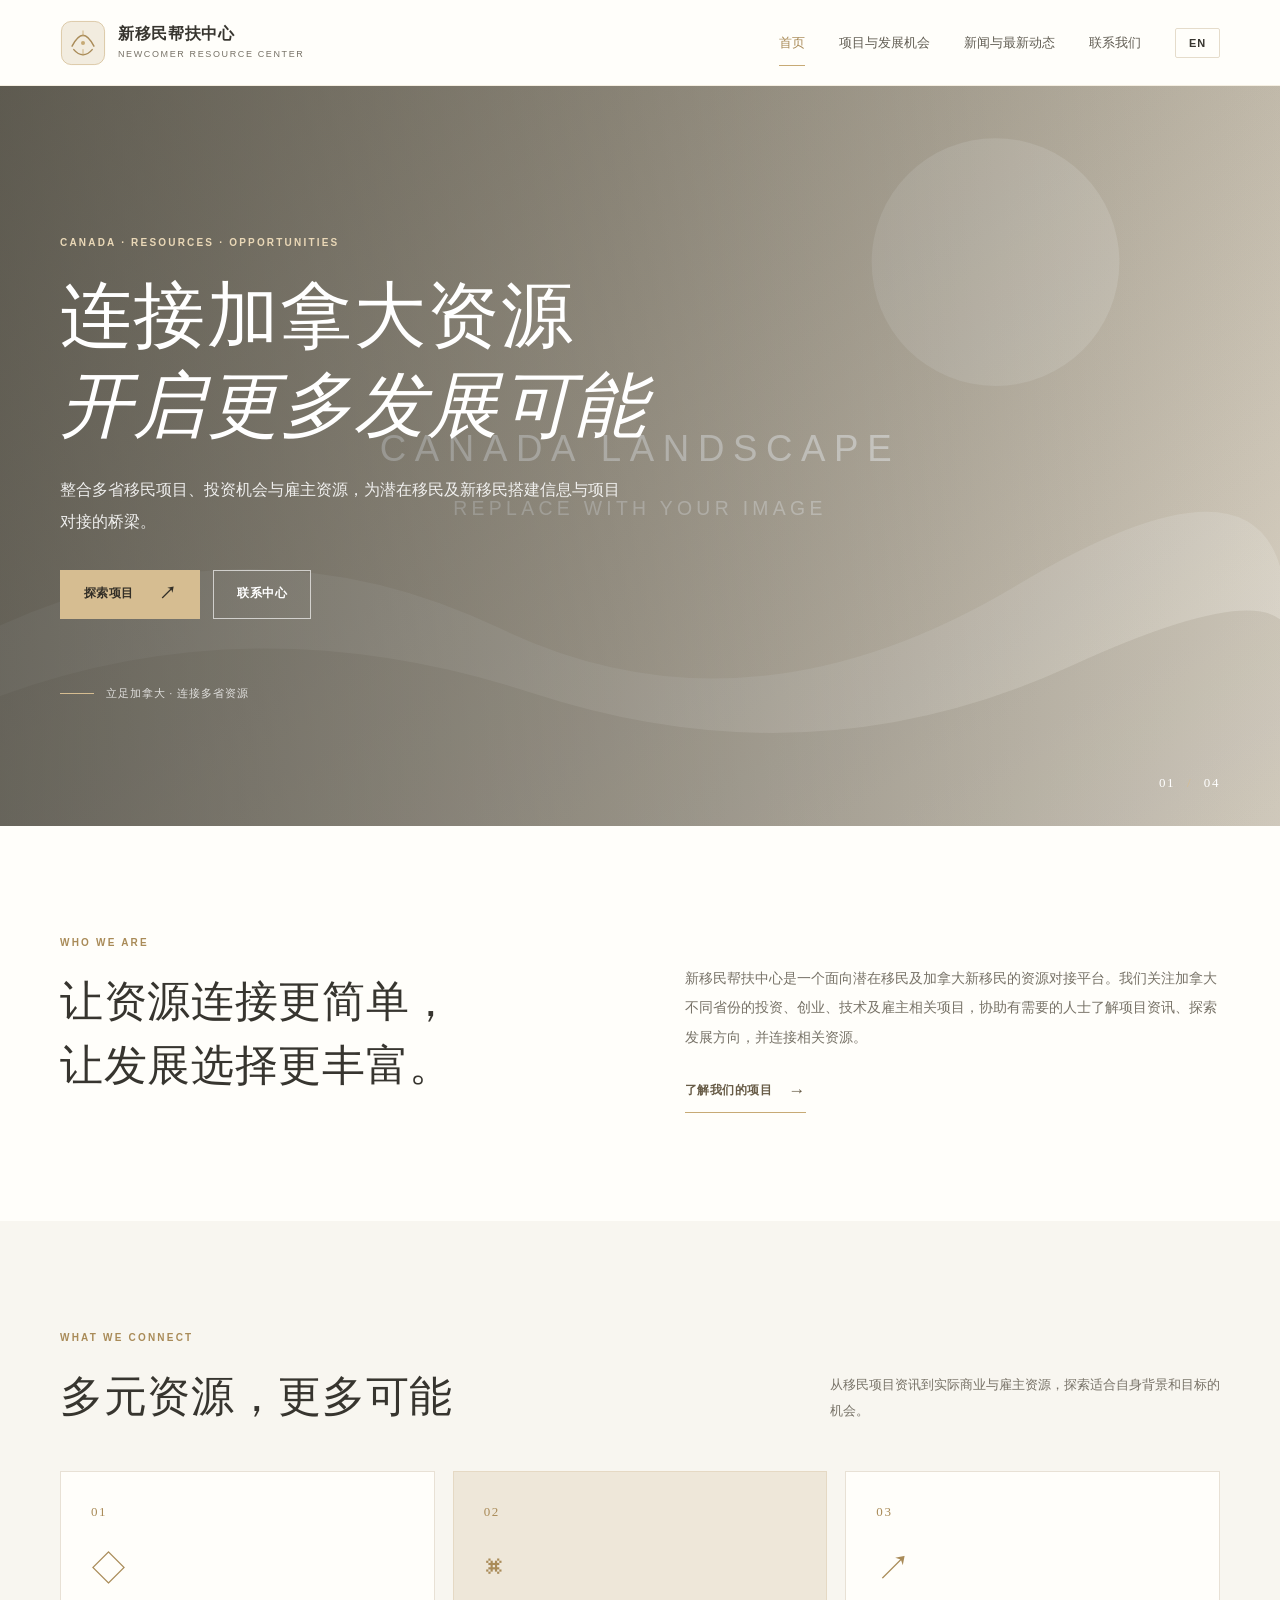
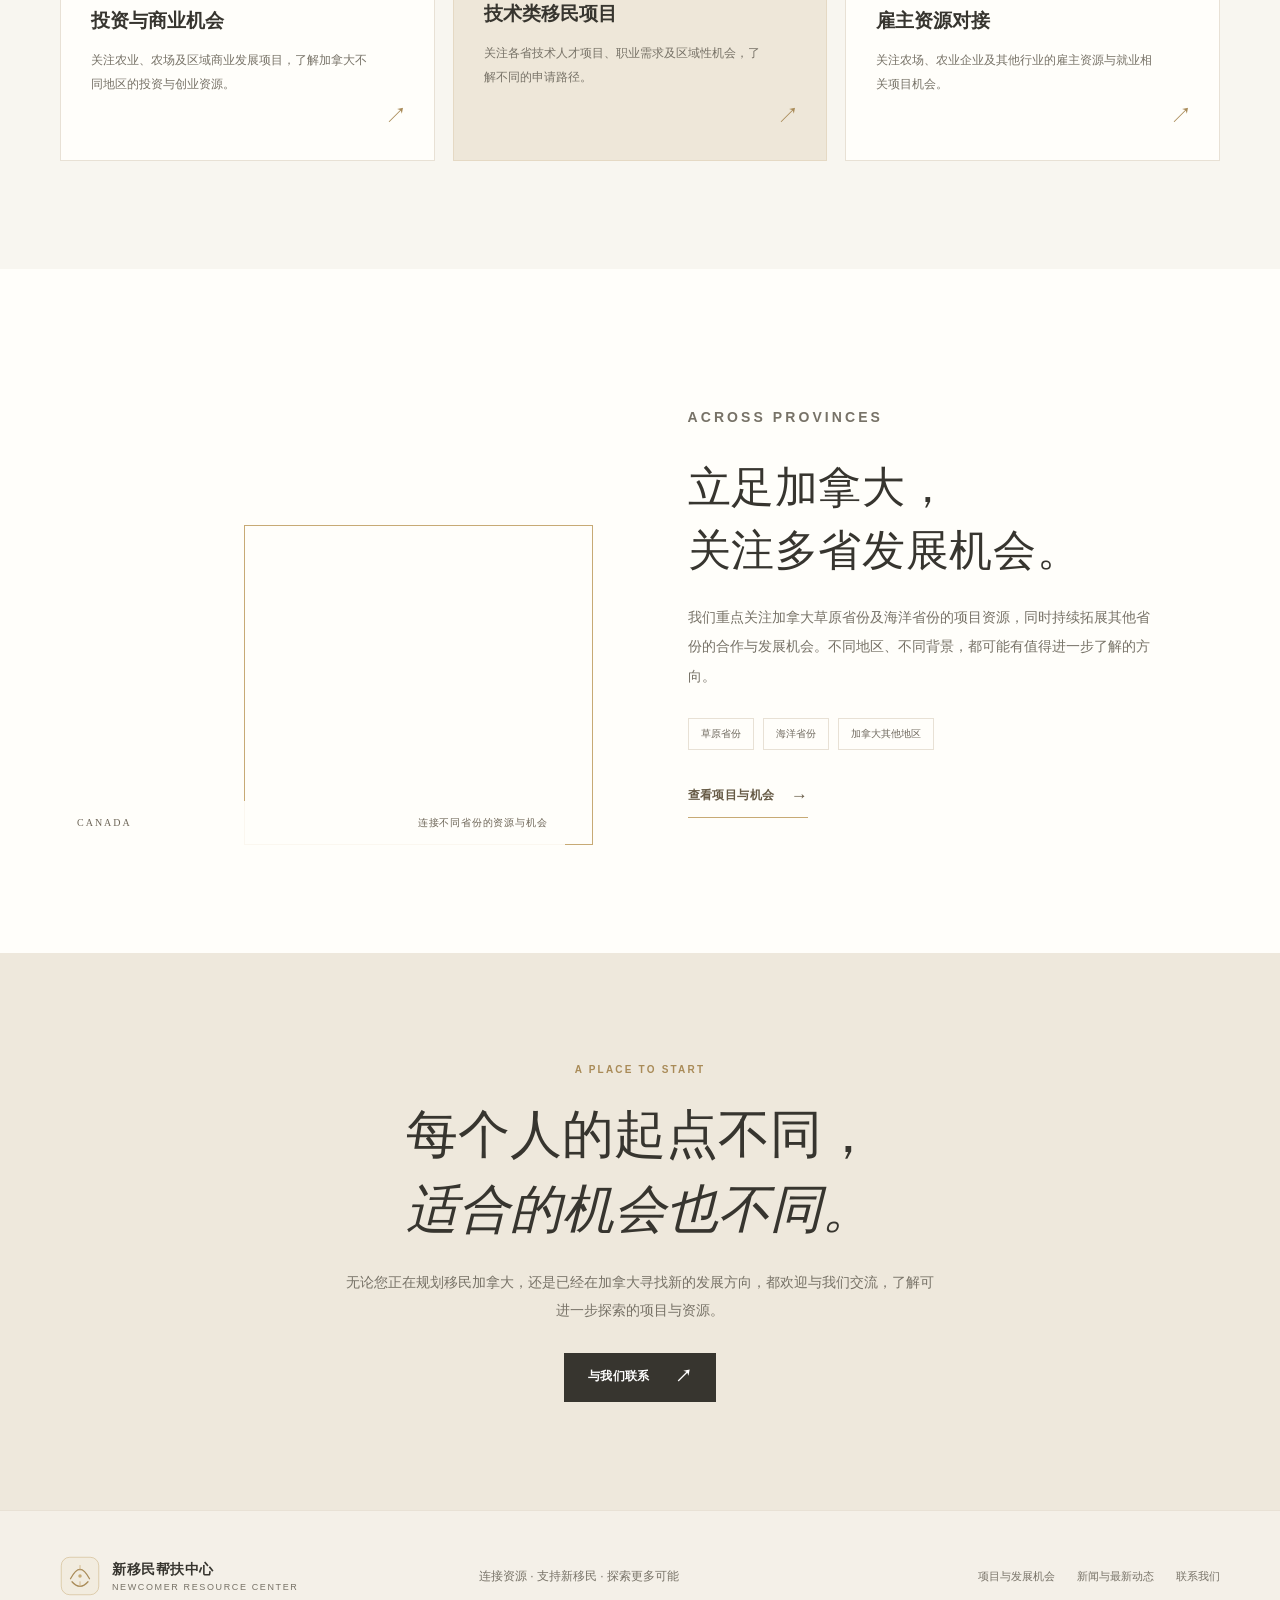
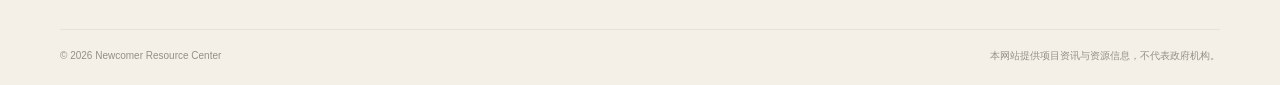
<file: index.html>
<!DOCTYPE html>
<html lang="zh-CN">
<head>
  <meta charset="UTF-8">
  <meta name="viewport" content="width=device-width, initial-scale=1.0">
  <meta name="description" content="Newcomer Resource Center connects newcomers with immigration-related programs, investment opportunities and employer resources across Canada.">
  <meta name="theme-color" content="#f8f6f0">
  <title>新移民帮扶中心 | Newcomer Resource Center</title>
  <link rel="icon" href="assets/images/logo-mark.svg" type="image/svg+xml">
  <link rel="stylesheet" href="assets/css/style.css">
  <script src="assets/js/main.js" defer></script>
</head>
<body>
  <header class="site-header">
    <div class="container nav-wrap">
      <a class="brand" href="index.html" aria-label="Newcomer Resource Center Home">
        <img class="brand-logo" src="assets/images/logo.svg" alt="Newcomer Resource Center logo">
        <span class="brand-copy"><strong data-i18n="brandName">新移民帮扶中心</strong><small>NEWCOMER RESOURCE CENTER</small></span>
      </a>
      <button class="menu-toggle" aria-label="Open navigation" aria-expanded="false"><span></span><span></span><span></span></button>
      <nav class="main-nav" aria-label="Main navigation">
        <a class="active" href="index.html" data-i18n="navHome">首页</a>
        <a href="programs.html" data-i18n="navPrograms">项目与发展机会</a>
        <a href="news.html" data-i18n="navNews">新闻与最新动态</a>
        <a href="contact.html" data-i18n="navContact">联系我们</a>
        <button class="lang-toggle" type="button" aria-label="Switch language">EN</button>
      </nav>
    </div>
  </header>

  <main>
    <section class="hero">
      <div class="hero-image" role="img" aria-label="Canadian landscape"></div>
      <div class="hero-shade"></div>
      <div class="container hero-content">
        <p class="eyebrow" data-i18n="heroEyebrow">CANADA · RESOURCES · OPPORTUNITIES</p>
        <h1 data-i18n="heroTitle">连接加拿大资源<br><em>开启更多发展可能</em></h1>
        <p class="hero-lead" data-i18n="heroText">整合多省移民项目、投资机会与雇主资源，为潜在移民及新移民搭建信息与项目对接的桥梁。</p>
        <div class="hero-actions">
          <a class="button button-gold" href="programs.html" data-i18n="heroButton1">探索项目 <span>↗</span></a>
          <a class="button button-outline-light" href="contact.html" data-i18n="heroButton2">联系中心</a>
        </div>
        <div class="hero-note"><span class="gold-line"></span><span data-i18n="heroNote">立足加拿大 · 连接多省资源</span></div>
      </div>
      <div class="hero-index">01 <span>/</span> 04</div>
    </section>

    <section class="intro-section section-pad">
      <div class="container intro-grid">
        <div>
          <p class="eyebrow" data-i18n="aboutEyebrow">WHO WE ARE</p>
          <h2 data-i18n="aboutTitle">让资源连接更简单，<br>让发展选择更丰富。</h2>
        </div>
        <div class="intro-copy">
          <p data-i18n="aboutText">新移民帮扶中心是一个面向潜在移民及加拿大新移民的资源对接平台。我们关注加拿大不同省份的投资、创业、技术及雇主相关项目，协助有需要的人士了解项目资讯、探索发展方向，并连接相关资源。</p>
          <a class="text-link" href="programs.html" data-i18n="learnMore">了解我们的项目 <span>→</span></a>
        </div>
      </div>
    </section>

    <section class="focus-section section-pad">
      <div class="container">
        <div class="section-heading">
          <div><p class="eyebrow" data-i18n="focusEyebrow">WHAT WE CONNECT</p><h2 data-i18n="focusTitle">多元资源，更多可能</h2></div>
          <p data-i18n="focusLead">从移民项目资讯到实际商业与雇主资源，探索适合自身背景和目标的机会。</p>
        </div>
        <div class="focus-grid">
          <article class="focus-card">
            <div class="focus-number">01</div><div class="focus-icon">◇</div>
            <h3 data-i18n="focus1Title">投资与商业机会</h3>
            <p data-i18n="focus1Text">关注农业、农场及区域商业发展项目，了解加拿大不同地区的投资与创业资源。</p>
            <a href="programs.html#investment" class="card-arrow" aria-label="Explore investment opportunities">↗</a>
          </article>
          <article class="focus-card featured">
            <div class="focus-number">02</div><div class="focus-icon">⌘</div>
            <h3 data-i18n="focus2Title">技术类移民项目</h3>
            <p data-i18n="focus2Text">关注各省技术人才项目、职业需求及区域性机会，了解不同的申请路径。</p>
            <a href="programs.html#skilled" class="card-arrow" aria-label="Explore skilled worker programs">↗</a>
          </article>
          <article class="focus-card">
            <div class="focus-number">03</div><div class="focus-icon">↗</div>
            <h3 data-i18n="focus3Title">雇主资源对接</h3>
            <p data-i18n="focus3Text">关注农场、农业企业及其他行业的雇主资源与就业相关项目机会。</p>
            <a href="programs.html#employer" class="card-arrow" aria-label="Explore employer opportunities">↗</a>
          </article>
        </div>
      </div>
    </section>

    <section class="regions-section section-pad">
      <div class="container regions-grid">
        <div class="regions-visual">
          <div class="regions-photo" role="img" aria-label="Canadian prairie landscape"></div>
          <div class="photo-caption"><span>CANADA</span><span data-i18n="regionCaption">连接不同省份的资源与机会</span></div>
        </div>
        <div class="regions-copy">
          <p class="eyebrow" data-i18n="regionEyebrow">ACROSS PROVINCES</p>
          <h2 data-i18n="regionTitle">立足加拿大，<br>关注多省发展机会。</h2>
          <p data-i18n="regionText">我们重点关注加拿大草原省份及海洋省份的项目资源，同时持续拓展其他省份的合作与发展机会。不同地区、不同背景，都可能有值得进一步了解的方向。</p>
          <div class="region-tags"><span data-i18n="regionTag1">草原省份</span><span data-i18n="regionTag2">海洋省份</span><span data-i18n="regionTag3">加拿大其他地区</span></div>
          <a class="text-link" href="programs.html" data-i18n="viewPrograms">查看项目与机会 <span>→</span></a>
        </div>
      </div>
    </section>

    <section class="path-section section-pad">
      <div class="container path-inner">
        <p class="eyebrow" data-i18n="pathEyebrow">A PLACE TO START</p>
        <h2 data-i18n="pathTitle">每个人的起点不同，<br><em>适合的机会也不同。</em></h2>
        <p data-i18n="pathText">无论您正在规划移民加拿大，还是已经在加拿大寻找新的发展方向，都欢迎与我们交流，了解可进一步探索的项目与资源。</p>
        <a class="button button-dark" href="contact.html" data-i18n="pathButton">与我们联系 <span>↗</span></a>
      </div>
    </section>
  </main>

  <footer class="site-footer">
    <div class="container footer-main">
      <a class="brand footer-brand" href="index.html"><img class="brand-logo" src="assets/images/logo.svg" alt=""><span class="brand-copy"><strong data-i18n="brandName">新移民帮扶中心</strong><small>NEWCOMER RESOURCE CENTER</small></span></a>
      <p data-i18n="footerLine">连接资源 · 支持新移民 · 探索更多可能</p>
      <div class="footer-links"><a href="programs.html" data-i18n="navPrograms">项目与发展机会</a><a href="news.html" data-i18n="navNews">新闻与最新动态</a><a href="contact.html" data-i18n="navContact">联系我们</a></div>
    </div>
    <div class="container footer-bottom"><span>© <span class="year"></span> Newcomer Resource Center</span><span data-i18n="footerDisclaimer">本网站提供项目资讯与资源信息，不代表政府机构。</span></div>
  </footer>
</body>
</html>
</file>
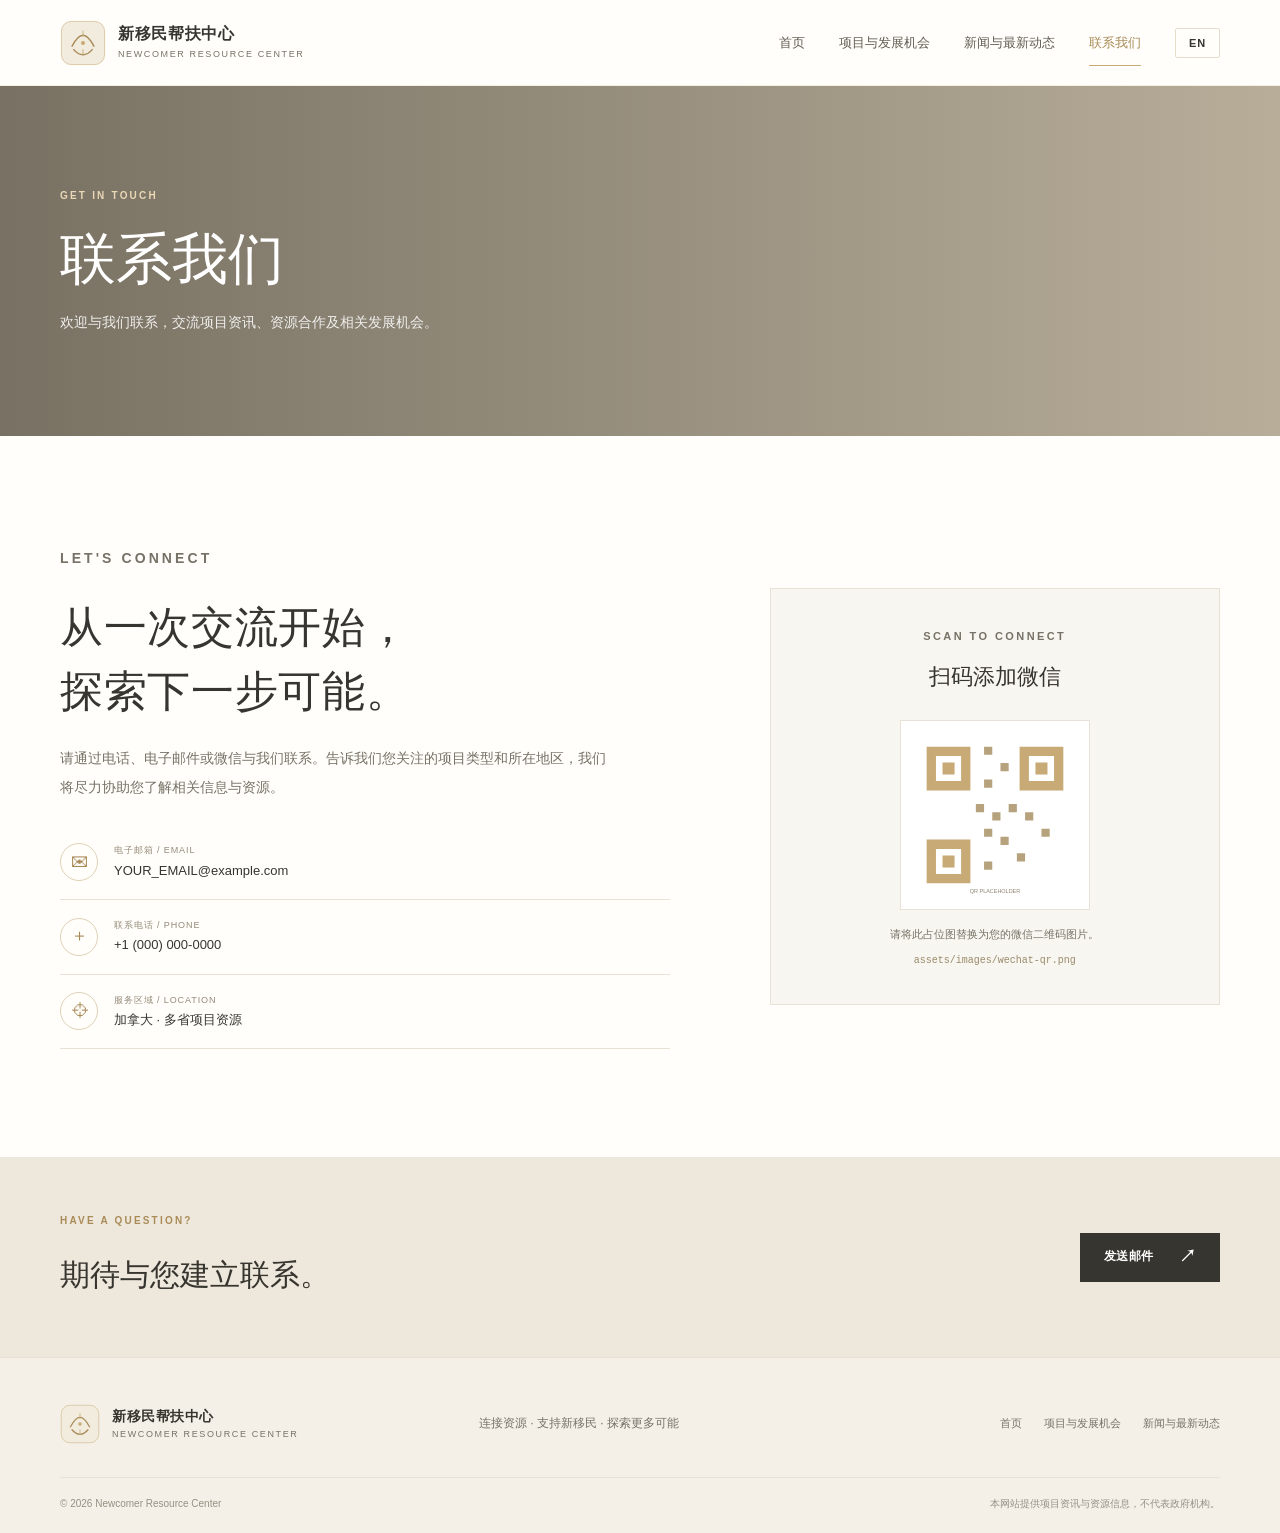
<file: contact.html>
<!DOCTYPE html>
<html lang="zh-CN">
<head>
  <meta charset="UTF-8"><meta name="viewport" content="width=device-width, initial-scale=1.0"><meta name="description" content="Contact Newcomer Resource Center.">
  <meta name="theme-color" content="#f8f6f0"><title>联系我们 | Newcomer Resource Center</title>
  <link rel="icon" href="assets/images/logo-mark.svg" type="image/svg+xml"><link rel="stylesheet" href="assets/css/style.css"><script src="assets/js/main.js" defer></script>
</head>
<body>
<header class="site-header"><div class="container nav-wrap">
  <a class="brand" href="index.html"><img class="brand-logo" src="assets/images/logo.svg" alt="Newcomer Resource Center logo"><span class="brand-copy"><strong data-i18n="brandName">新移民帮扶中心</strong><small>NEWCOMER RESOURCE CENTER</small></span></a>
  <button class="menu-toggle" aria-label="Open navigation" aria-expanded="false"><span></span><span></span><span></span></button>
  <nav class="main-nav"><a href="index.html" data-i18n="navHome">首页</a><a href="programs.html" data-i18n="navPrograms">项目与发展机会</a><a href="news.html" data-i18n="navNews">新闻与最新动态</a><a class="active" href="contact.html" data-i18n="navContact">联系我们</a><button class="lang-toggle" type="button">EN</button></nav>
</div></header>
<main>
  <section class="page-hero contact-hero"><div class="page-hero-bg"></div><div class="container page-hero-content"><p class="eyebrow" data-i18n="contactHeroEyebrow">GET IN TOUCH</p><h1 data-i18n="contactHeroTitle">联系我们</h1><p data-i18n="contactHeroText">欢迎与我们联系，交流项目资讯、资源合作及相关发展机会。</p></div></section>
  <section class="section-pad"><div class="container contact-layout">
    <div class="contact-copy"><p class="eyebrow" data-i18n="contactIntroEyebrow">LET'S CONNECT</p><h2 data-i18n="contactIntroTitle">从一次交流开始，<br>探索下一步可能。</h2><p data-i18n="contactIntroText">请通过电话、电子邮件或微信与我们联系。告诉我们您关注的项目类型和所在地区，我们将尽力协助您了解相关信息与资源。</p>
      <div class="contact-method"><span class="contact-symbol">✉</span><div><small data-i18n="emailLabel">电子邮箱 / EMAIL</small><a href="mailto:YOUR_EMAIL@example.com">YOUR_EMAIL@example.com</a></div></div>
      <div class="contact-method"><span class="contact-symbol">＋</span><div><small data-i18n="phoneLabel">联系电话 / PHONE</small><a href="tel:+10000000000">+1 (000) 000-0000</a></div></div>
      <div class="contact-method"><span class="contact-symbol">⌖</span><div><small data-i18n="locationLabel">服务区域 / LOCATION</small><span data-i18n="locationValue">加拿大 · 多省项目资源</span></div></div>
    </div>
    <aside class="qr-panel"><p class="eyebrow" data-i18n="qrEyebrow">SCAN TO CONNECT</p><h3 data-i18n="qrTitle">扫码添加微信</h3><div class="qr-placeholder"><img src="assets/images/wechat-qr-placeholder.svg" alt="Replace with your WeChat QR code"></div><p data-i18n="qrText">请将此占位图替换为您的微信二维码图片。</p><div class="qr-file">assets/images/wechat-qr.png</div></aside>
  </div></section>
  <section class="contact-bottom"><div class="container contact-bottom-inner"><div><p class="eyebrow" data-i18n="contactBottomEyebrow">HAVE A QUESTION?</p><h2 data-i18n="contactBottomTitle">期待与您建立联系。</h2></div><a class="button button-dark" href="mailto:YOUR_EMAIL@example.com" data-i18n="emailButton">发送邮件 <span>↗</span></a></div></section>
</main>
<footer class="site-footer"><div class="container footer-main"><a class="brand footer-brand" href="index.html"><img class="brand-logo" src="assets/images/logo.svg" alt=""><span class="brand-copy"><strong data-i18n="brandName">新移民帮扶中心</strong><small>NEWCOMER RESOURCE CENTER</small></span></a><p data-i18n="footerLine">连接资源 · 支持新移民 · 探索更多可能</p><div class="footer-links"><a href="index.html" data-i18n="navHome">首页</a><a href="programs.html" data-i18n="navPrograms">项目与发展机会</a><a href="news.html" data-i18n="navNews">新闻与最新动态</a></div></div><div class="container footer-bottom"><span>© <span class="year"></span> Newcomer Resource Center</span><span data-i18n="footerDisclaimer">本网站提供项目资讯与资源信息，不代表政府机构。</span></div></footer>
</body></html>
</file>
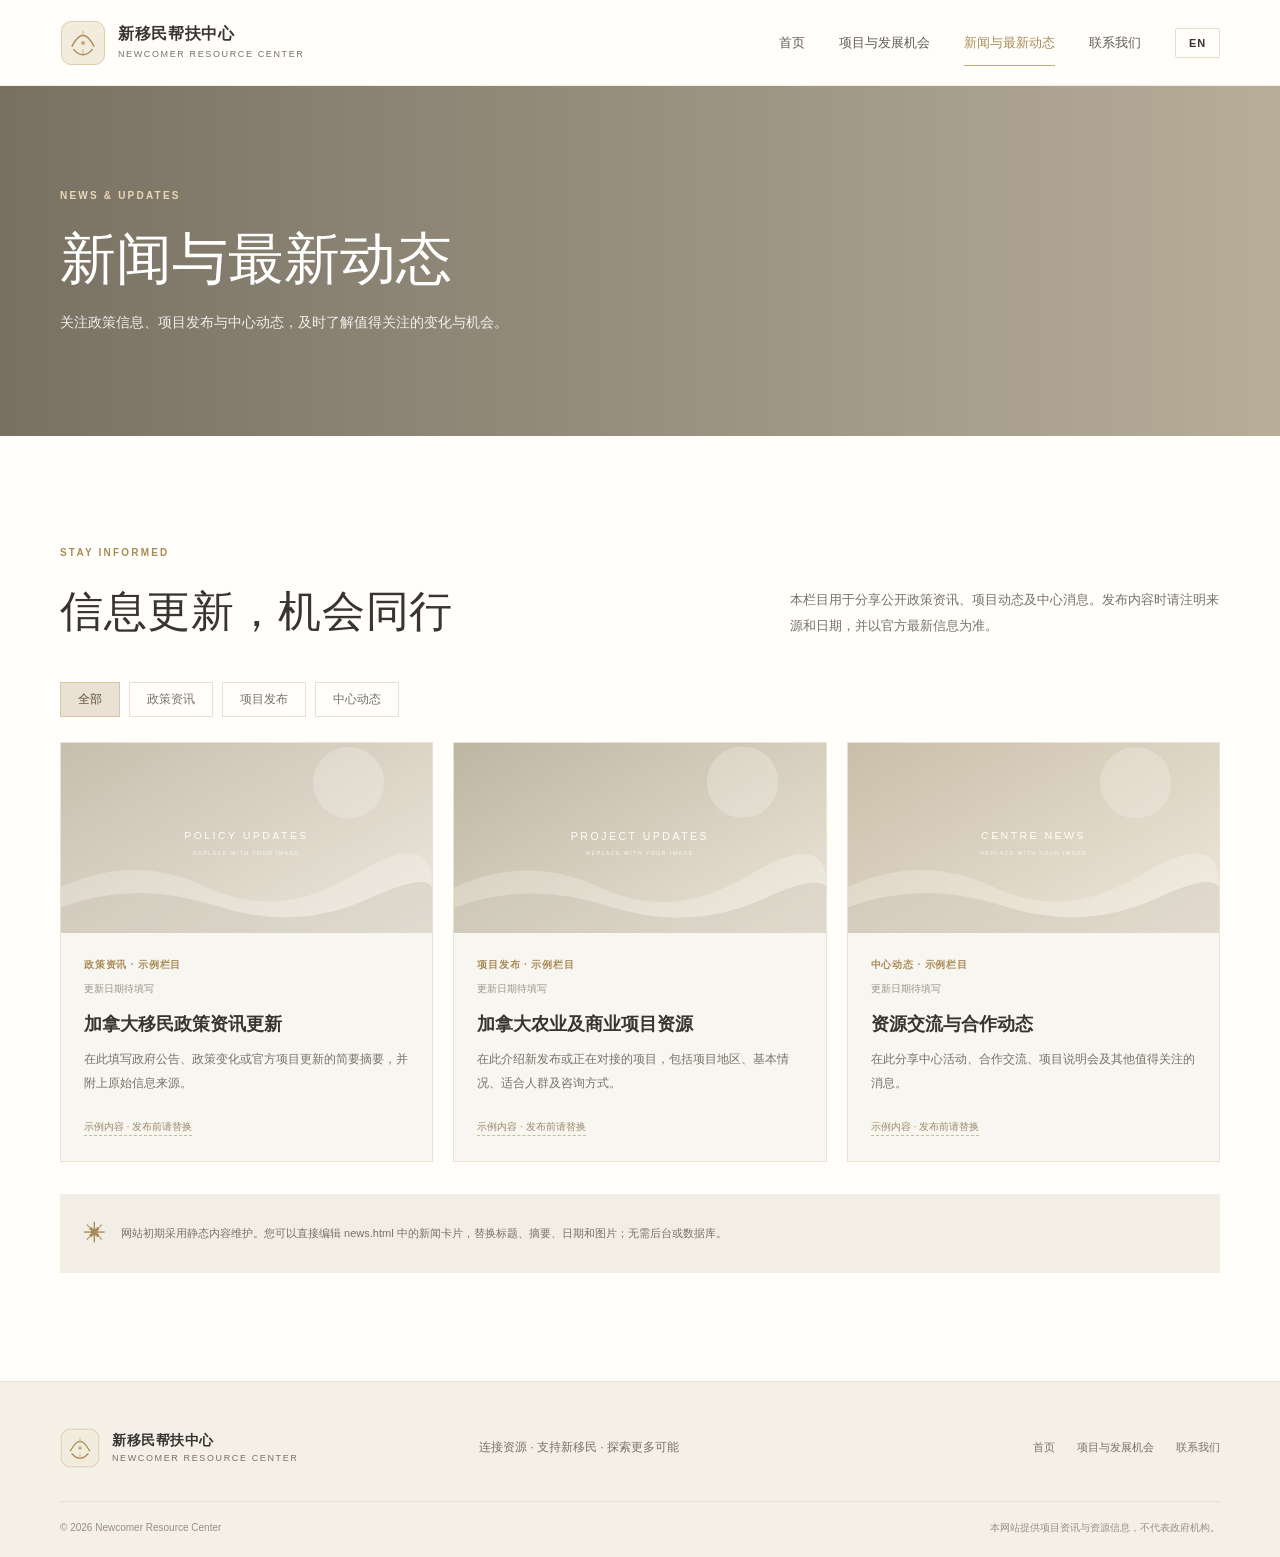
<file: news.html>
<!DOCTYPE html>
<html lang="zh-CN">
<head>
  <meta charset="UTF-8"><meta name="viewport" content="width=device-width, initial-scale=1.0"><meta name="description" content="News, program updates and centre announcements.">
  <meta name="theme-color" content="#f8f6f0"><title>新闻与最新动态 | Newcomer Resource Center</title>
  <link rel="icon" href="assets/images/logo-mark.svg" type="image/svg+xml"><link rel="stylesheet" href="assets/css/style.css"><script src="assets/js/main.js" defer></script>
</head>
<body>
<header class="site-header"><div class="container nav-wrap">
  <a class="brand" href="index.html"><img class="brand-logo" src="assets/images/logo.svg" alt="Newcomer Resource Center logo"><span class="brand-copy"><strong data-i18n="brandName">新移民帮扶中心</strong><small>NEWCOMER RESOURCE CENTER</small></span></a>
  <button class="menu-toggle" aria-label="Open navigation" aria-expanded="false"><span></span><span></span><span></span></button>
  <nav class="main-nav"><a href="index.html" data-i18n="navHome">首页</a><a href="programs.html" data-i18n="navPrograms">项目与发展机会</a><a class="active" href="news.html" data-i18n="navNews">新闻与最新动态</a><a href="contact.html" data-i18n="navContact">联系我们</a><button class="lang-toggle" type="button">EN</button></nav>
</div></header>
<main>
  <section class="page-hero news-hero"><div class="page-hero-bg"></div><div class="container page-hero-content"><p class="eyebrow" data-i18n="newsHeroEyebrow">NEWS & UPDATES</p><h1 data-i18n="newsHeroTitle">新闻与最新动态</h1><p data-i18n="newsHeroText">关注政策信息、项目发布与中心动态，及时了解值得关注的变化与机会。</p></div></section>
  <section class="section-pad"><div class="container">
    <div class="news-intro"><div><p class="eyebrow" data-i18n="newsIntroEyebrow">STAY INFORMED</p><h2 data-i18n="newsIntroTitle">信息更新，机会同行</h2></div><p data-i18n="newsIntroText">本栏目用于分享公开政策资讯、项目动态及中心消息。发布内容时请注明来源和日期，并以官方最新信息为准。</p></div>
    <div class="news-filters" role="group" aria-label="News categories"><button class="filter-btn active" data-filter="all" data-i18n="filterAll">全部</button><button class="filter-btn" data-filter="policy" data-i18n="filterPolicy">政策资讯</button><button class="filter-btn" data-filter="projects" data-i18n="filterProjects">项目发布</button><button class="filter-btn" data-filter="centre" data-i18n="filterCentre">中心动态</button></div>
    <div class="news-grid">
      <article class="news-card" data-category="policy"><div class="news-card-image news-img-one"></div><div class="news-card-body"><span class="news-category" data-i18n="sampleCategory1">政策资讯 · 示例栏目</span><time data-i18n="sampleDate">更新日期待填写</time><h3 data-i18n="sampleTitle1">加拿大移民政策资讯更新</h3><p data-i18n="sampleText1">在此填写政府公告、政策变化或官方项目更新的简要摘要，并附上原始信息来源。</p><span class="news-placeholder" data-i18n="sampleHint">示例内容 · 发布前请替换</span></div></article>
      <article class="news-card" data-category="projects"><div class="news-card-image news-img-two"></div><div class="news-card-body"><span class="news-category" data-i18n="sampleCategory2">项目发布 · 示例栏目</span><time data-i18n="sampleDate">更新日期待填写</time><h3 data-i18n="sampleTitle2">加拿大农业及商业项目资源</h3><p data-i18n="sampleText2">在此介绍新发布或正在对接的项目，包括项目地区、基本情况、适合人群及咨询方式。</p><span class="news-placeholder" data-i18n="sampleHint">示例内容 · 发布前请替换</span></div></article>
      <article class="news-card" data-category="centre"><div class="news-card-image news-img-three"></div><div class="news-card-body"><span class="news-category" data-i18n="sampleCategory3">中心动态 · 示例栏目</span><time data-i18n="sampleDate">更新日期待填写</time><h3 data-i18n="sampleTitle3">资源交流与合作动态</h3><p data-i18n="sampleText3">在此分享中心活动、合作交流、项目说明会及其他值得关注的消息。</p><span class="news-placeholder" data-i18n="sampleHint">示例内容 · 发布前请替换</span></div></article>
    </div>
    <div class="news-maintenance"><span class="maintenance-icon">✳</span><p data-i18n="newsMaintenance">网站初期采用静态内容维护。您可以直接编辑 news.html 中的新闻卡片，替换标题、摘要、日期和图片；无需后台或数据库。</p></div>
  </div></section>
</main>
<footer class="site-footer"><div class="container footer-main"><a class="brand footer-brand" href="index.html"><img class="brand-logo" src="assets/images/logo.svg" alt=""><span class="brand-copy"><strong data-i18n="brandName">新移民帮扶中心</strong><small>NEWCOMER RESOURCE CENTER</small></span></a><p data-i18n="footerLine">连接资源 · 支持新移民 · 探索更多可能</p><div class="footer-links"><a href="index.html" data-i18n="navHome">首页</a><a href="programs.html" data-i18n="navPrograms">项目与发展机会</a><a href="contact.html" data-i18n="navContact">联系我们</a></div></div><div class="container footer-bottom"><span>© <span class="year"></span> Newcomer Resource Center</span><span data-i18n="footerDisclaimer">本网站提供项目资讯与资源信息，不代表政府机构。</span></div></footer>
</body></html>
</file>
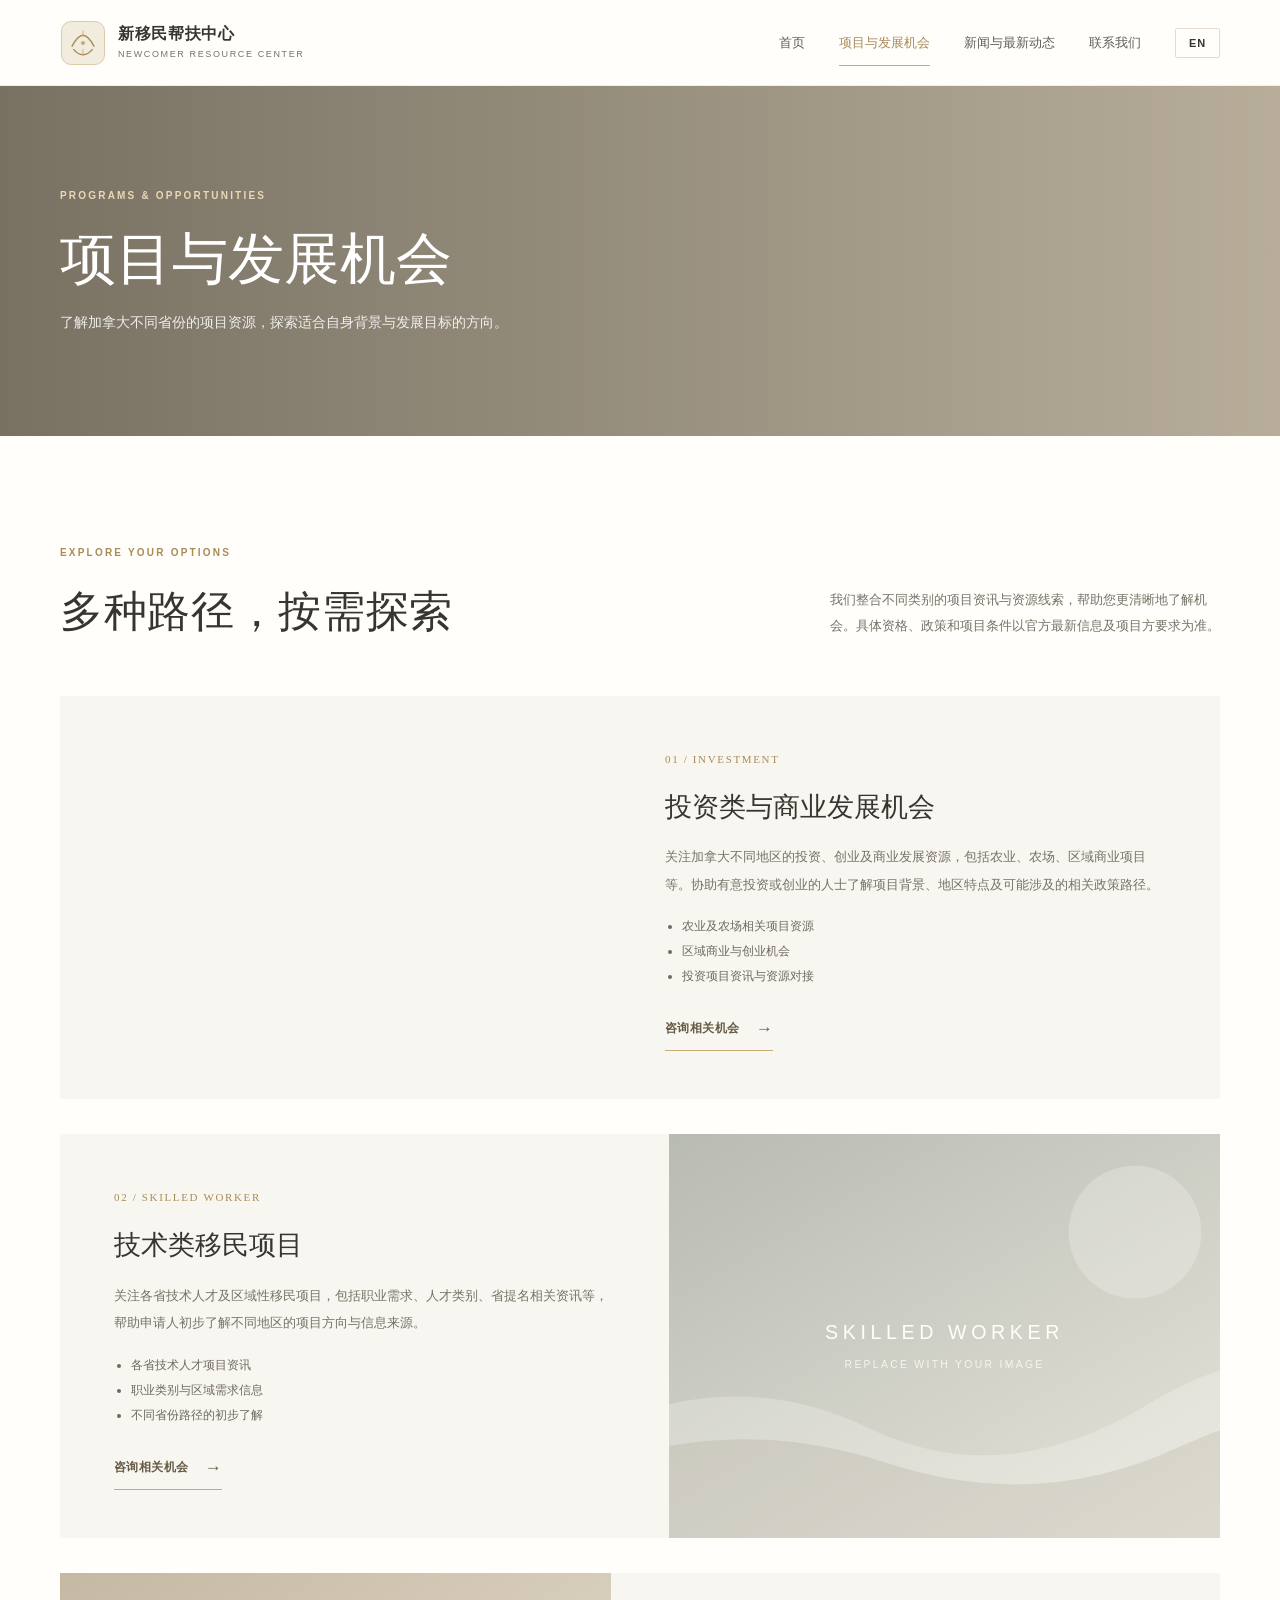
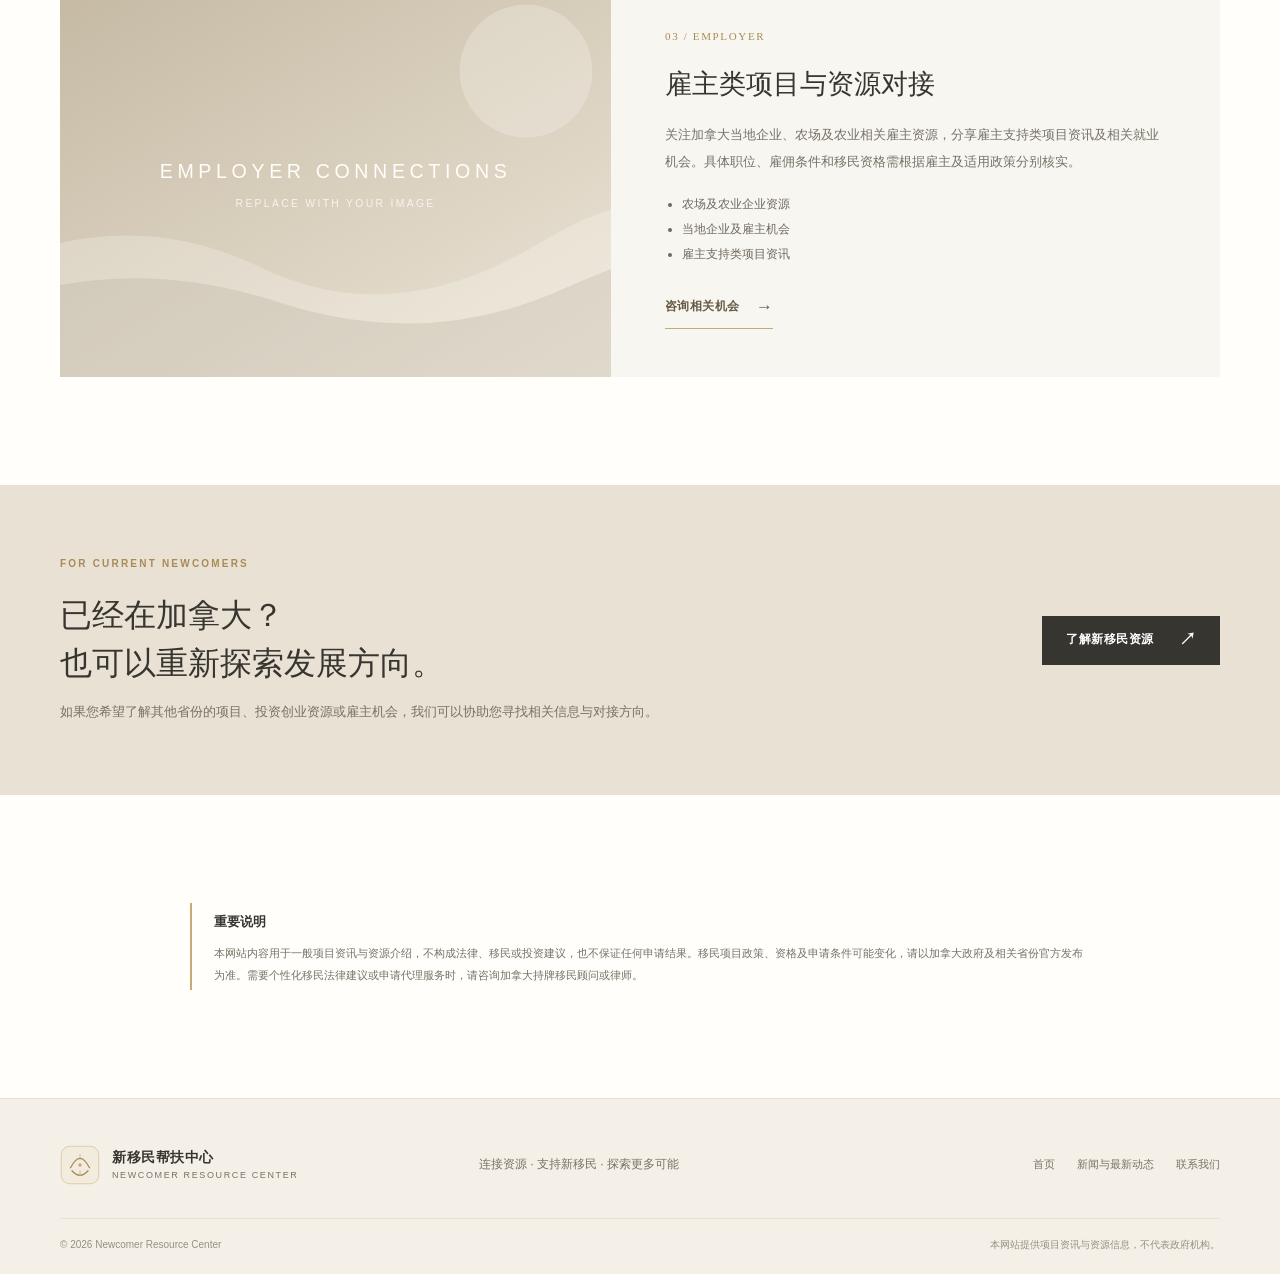
<file: programs.html>
<!DOCTYPE html>
<html lang="zh-CN">
<head>
  <meta charset="UTF-8"><meta name="viewport" content="width=device-width, initial-scale=1.0">
  <meta name="description" content="Explore investment, skilled worker and employer-related opportunities across Canada.">
  <meta name="theme-color" content="#f8f6f0"><title>项目与发展机会 | Newcomer Resource Center</title>
  <link rel="icon" href="assets/images/logo-mark.svg" type="image/svg+xml"><link rel="stylesheet" href="assets/css/style.css"><script src="assets/js/main.js" defer></script>
</head>
<body>
<header class="site-header"><div class="container nav-wrap">
  <a class="brand" href="index.html"><img class="brand-logo" src="assets/images/logo.svg" alt="Newcomer Resource Center logo"><span class="brand-copy"><strong data-i18n="brandName">新移民帮扶中心</strong><small>NEWCOMER RESOURCE CENTER</small></span></a>
  <button class="menu-toggle" aria-label="Open navigation" aria-expanded="false"><span></span><span></span><span></span></button>
  <nav class="main-nav"><a href="index.html" data-i18n="navHome">首页</a><a class="active" href="programs.html" data-i18n="navPrograms">项目与发展机会</a><a href="news.html" data-i18n="navNews">新闻与最新动态</a><a href="contact.html" data-i18n="navContact">联系我们</a><button class="lang-toggle" type="button">EN</button></nav>
</div></header>
<main>
  <section class="page-hero programs-hero"><div class="page-hero-bg"></div><div class="container page-hero-content"><p class="eyebrow" data-i18n="programHeroEyebrow">PROGRAMS & OPPORTUNITIES</p><h1 data-i18n="programHeroTitle">项目与发展机会</h1><p data-i18n="programHeroText">了解加拿大不同省份的项目资源，探索适合自身背景与发展目标的方向。</p></div></section>
  <section class="section-pad"><div class="container">
    <div class="section-heading"><div><p class="eyebrow" data-i18n="programIntroEyebrow">EXPLORE YOUR OPTIONS</p><h2 data-i18n="programIntroTitle">多种路径，按需探索</h2></div><p data-i18n="programIntroText">我们整合不同类别的项目资讯与资源线索，帮助您更清晰地了解机会。具体资格、政策和项目条件以官方最新信息及项目方要求为准。</p></div>
    <div class="program-list">
      <article class="program-row" id="investment"><div class="program-image image-investment" role="img" aria-label="Agriculture and farm investment"></div><div class="program-content"><span class="program-index">01 / INVESTMENT</span><h2 data-i18n="investmentTitle">投资类与商业发展机会</h2><p data-i18n="investmentText">关注加拿大不同地区的投资、创业及商业发展资源，包括农业、农场、区域商业项目等。协助有意投资或创业的人士了解项目背景、地区特点及可能涉及的相关政策路径。</p><ul><li data-i18n="investmentBullet1">农业及农场相关项目资源</li><li data-i18n="investmentBullet2">区域商业与创业机会</li><li data-i18n="investmentBullet3">投资项目资讯与资源对接</li></ul><a class="text-link" href="contact.html" data-i18n="askAbout">咨询相关机会 <span>→</span></a></div></article>
      <article class="program-row reverse" id="skilled"><div class="program-image image-skilled" role="img" aria-label="Professional working in Canada"></div><div class="program-content"><span class="program-index">02 / SKILLED WORKER</span><h2 data-i18n="skilledTitle">技术类移民项目</h2><p data-i18n="skilledText">关注各省技术人才及区域性移民项目，包括职业需求、人才类别、省提名相关资讯等，帮助申请人初步了解不同地区的项目方向与信息来源。</p><ul><li data-i18n="skilledBullet1">各省技术人才项目资讯</li><li data-i18n="skilledBullet2">职业类别与区域需求信息</li><li data-i18n="skilledBullet3">不同省份路径的初步了解</li></ul><a class="text-link" href="contact.html" data-i18n="askAbout">咨询相关机会 <span>→</span></a></div></article>
      <article class="program-row" id="employer"><div class="program-image image-employer" role="img" aria-label="Canadian farm employer and worker"></div><div class="program-content"><span class="program-index">03 / EMPLOYER</span><h2 data-i18n="employerTitle">雇主类项目与资源对接</h2><p data-i18n="employerText">关注加拿大当地企业、农场及农业相关雇主资源，分享雇主支持类项目资讯及相关就业机会。具体职位、雇佣条件和移民资格需根据雇主及适用政策分别核实。</p><ul><li data-i18n="employerBullet1">农场及农业企业资源</li><li data-i18n="employerBullet2">当地企业及雇主机会</li><li data-i18n="employerBullet3">雇主支持类项目资讯</li></ul><a class="text-link" href="contact.html" data-i18n="askAbout">咨询相关机会 <span>→</span></a></div></article>
    </div>
  </div></section>
  <section class="newcomer-band"><div class="container newcomer-band-inner"><div><p class="eyebrow" data-i18n="newcomerEyebrow">FOR CURRENT NEWCOMERS</p><h2 data-i18n="newcomerTitle">已经在加拿大？<br>也可以重新探索发展方向。</h2><p data-i18n="newcomerText">如果您希望了解其他省份的项目、投资创业资源或雇主机会，我们可以协助您寻找相关信息与对接方向。</p></div><a class="button button-dark" href="contact.html" data-i18n="newcomerButton">了解新移民资源 <span>↗</span></a></div></section>
  <section class="section-pad"><div class="container disclaimer-box"><strong data-i18n="importantTitle">重要说明</strong><p data-i18n="importantText">本网站内容用于一般项目资讯与资源介绍，不构成法律、移民或投资建议，也不保证任何申请结果。移民项目政策、资格及申请条件可能变化，请以加拿大政府及相关省份官方发布为准。需要个性化移民法律建议或申请代理服务时，请咨询加拿大持牌移民顾问或律师。</p></div></section>
</main>
<footer class="site-footer"><div class="container footer-main"><a class="brand footer-brand" href="index.html"><img class="brand-logo" src="assets/images/logo.svg" alt=""><span class="brand-copy"><strong data-i18n="brandName">新移民帮扶中心</strong><small>NEWCOMER RESOURCE CENTER</small></span></a><p data-i18n="footerLine">连接资源 · 支持新移民 · 探索更多可能</p><div class="footer-links"><a href="index.html" data-i18n="navHome">首页</a><a href="news.html" data-i18n="navNews">新闻与最新动态</a><a href="contact.html" data-i18n="navContact">联系我们</a></div></div><div class="container footer-bottom"><span>© <span class="year"></span> Newcomer Resource Center</span><span data-i18n="footerDisclaimer">本网站提供项目资讯与资源信息，不代表政府机构。</span></div></footer>
</body></html>
</file>
<file: assets/css/style.css>
:root{--ivory:#f8f6f0;--paper:#fffefa;--sand:#eee8dc;--sand2:#e5dccb;--gold:#c7aa75;--gold-dark:#a98b58;--ink:#37352f;--muted:#777267;--line:#e8e1d5;--white:#fff;--shadow:0 18px 55px rgba(70,58,39,.08);--serif:Georgia,"Times New Roman",serif;--sans:"Avenir Next","PingFang SC","Microsoft YaHei",Arial,sans-serif}
*{box-sizing:border-box}html{scroll-behavior:smooth}body{margin:0;background:var(--paper);color:var(--ink);font-family:var(--sans);font-size:15px;line-height:1.8;-webkit-font-smoothing:antialiased}img{max-width:100%;display:block}a{color:inherit;text-decoration:none}.container{width:min(1160px,calc(100% - 48px));margin-inline:auto}.section-pad{padding:108px 0}.site-header{height:86px;background:rgba(255,254,250,.94);backdrop-filter:blur(14px);border-bottom:1px solid rgba(199,170,117,.18);position:sticky;top:0;z-index:50}.nav-wrap{height:100%;display:flex;align-items:center;justify-content:space-between}.brand{display:flex;align-items:center;gap:12px;min-width:230px}.brand-logo{width:46px;height:46px;object-fit:contain}.brand-copy{display:flex;flex-direction:column;line-height:1.3}.brand-copy strong{font-size:16px;font-weight:600;letter-spacing:.04em}.brand-copy small{font-family:var(--sans);font-size:9px;letter-spacing:.18em;color:var(--muted);margin-top:4px}.main-nav{display:flex;align-items:center;gap:34px}.main-nav>a{font-size:13px;color:#625e54;position:relative;transition:color .2s}.main-nav>a:hover,.main-nav>a.active{color:var(--gold-dark)}.main-nav>a.active:after{content:"";position:absolute;left:0;right:0;bottom:-12px;height:1px;background:var(--gold)}.lang-toggle{border:1px solid var(--sand2);background:transparent;color:var(--ink);padding:8px 13px;border-radius:2px;font:600 11px var(--sans);letter-spacing:.08em;cursor:pointer}.lang-toggle:hover{background:var(--ivory)}.menu-toggle{display:none;border:0;background:none;padding:8px}.menu-toggle span{display:block;width:23px;height:1px;background:var(--ink);margin:6px}
.hero{min-height:650px;height:min(740px,calc(100vh - 86px));position:relative;display:flex;align-items:center;overflow:hidden;background:#a69c87}.hero-image,.hero-shade{position:absolute;inset:0}.hero-image{background:linear-gradient(110deg,rgba(68,62,48,.12),rgba(68,62,48,.04)),url('../images/home-banner-placeholder.svg') center/cover no-repeat;transform:scale(1.01)}.hero-shade{background:linear-gradient(90deg,rgba(34,34,29,.56) 0%,rgba(42,40,33,.34) 48%,rgba(42,40,33,.05) 100%)}.hero-content{position:relative;color:white;padding-top:25px}.eyebrow{font-size:10px;letter-spacing:.22em;font-weight:700;color:var(--gold-dark);margin:0 0 18px}.hero .eyebrow,.page-hero .eyebrow{color:#ead8b7}.hero h1{font-size:clamp(42px,6vw,72px);line-height:1.25;letter-spacing:.02em;font-weight:500;margin:0 0 23px}.hero h1 em,.path-inner h2 em{font-family:var(--serif);font-weight:400}.hero-lead{max-width:560px;color:rgba(255,255,255,.88);font-size:16px;line-height:2;margin:0 0 32px}.hero-actions{display:flex;gap:13px;flex-wrap:wrap}.button{display:inline-flex;align-items:center;justify-content:center;gap:25px;min-height:49px;padding:0 23px;font-size:12px;font-weight:600;letter-spacing:.04em;transition:all .2s;border:1px solid transparent}.button span{font-size:17px}.button-gold{background:#d6bd91;color:#332f27}.button-gold:hover{background:#e4d0aa;transform:translateY(-2px)}.button-outline-light{border-color:rgba(255,255,255,.65);color:#fff}.button-outline-light:hover{background:rgba(255,255,255,.14)}.button-dark{background:var(--ink);color:white}.button-dark:hover{background:#5a5142;transform:translateY(-2px)}.hero-note{display:flex;align-items:center;gap:12px;margin-top:65px;color:rgba(255,255,255,.78);font-size:11px;letter-spacing:.08em}.gold-line{width:34px;height:1px;background:#d6bd91}.hero-index{position:absolute;right:max(24px,calc((100vw - 1160px)/2));bottom:35px;color:#fff;font:13px var(--serif);letter-spacing:.12em}.hero-index span{color:#d6bd91;margin:0 7px}
.intro-section{background:var(--paper)}.intro-grid{display:grid;grid-template-columns:1fr 1fr;gap:90px;align-items:start}.intro-grid h2,.section-heading h2,.regions-copy h2,.news-intro h2,.contact-copy h2{font-size:clamp(29px,3.5vw,43px);font-weight:500;line-height:1.48;letter-spacing:.015em;margin:0}.intro-copy{padding-top:30px}.intro-copy p,.regions-copy>p,.program-content>p,.contact-copy>p{color:var(--muted);font-size:14px;line-height:2.1;margin:0 0 23px}.text-link{display:inline-flex;align-items:center;gap:16px;font-size:12px;font-weight:700;letter-spacing:.04em;border-bottom:1px solid var(--gold);padding-bottom:6px;color:#675b46}.text-link span{font-size:17px;transition:transform .2s}.text-link:hover span{transform:translateX(4px)}
.focus-section{background:var(--ivory)}.section-heading{display:flex;align-items:end;justify-content:space-between;gap:50px;margin-bottom:42px}.section-heading>p{max-width:390px;color:var(--muted);font-size:13px;margin:0 0 5px;line-height:2}.focus-grid{display:grid;grid-template-columns:repeat(3,1fr);gap:18px}.focus-card{position:relative;min-height:290px;padding:32px 30px;background:var(--paper);border:1px solid var(--line);transition:transform .25s,box-shadow .25s}.focus-card:hover{transform:translateY(-5px);box-shadow:var(--shadow)}.focus-card.featured{background:#eee7d9;border-color:#e5d9c4}.focus-number{font:13px var(--serif);color:var(--gold-dark);letter-spacing:.12em}.focus-icon{font:35px var(--serif);color:var(--gold-dark);margin:25px 0 12px}.focus-card h3{font-size:19px;font-weight:600;margin:0 0 10px}.focus-card p{font-size:12px;color:var(--muted);line-height:2;margin:0;max-width:280px}.card-arrow{position:absolute;right:27px;bottom:24px;color:var(--gold-dark);font-size:22px}
.regions-section{background:var(--paper)}.regions-grid{display:grid;grid-template-columns:1fr 1fr;gap:95px;align-items:center}.regions-visual{position:relative;padding:0 28px 28px 0}.regions-photo{height:440px;background:linear-gradient(135deg,#d6c8ad,#a8a18e);background-image:url('../images/canada-landscape-placeholder.svg');background-size:cover;background-position:center}.regions-visual:after{content:"";position:absolute;z-index:0;right:0;bottom:0;width:65%;height:68%;border:1px solid var(--gold);pointer-events:none}.regions-photo{position:relative;z-index:1}.photo-caption{position:absolute;z-index:2;bottom:0;left:0;right:28px;padding:13px 17px;background:rgba(255,254,250,.92);display:flex;justify-content:space-between;gap:10px;font-size:10px;letter-spacing:.08em;color:#6d6557}.photo-caption span:first-child{font-family:var(--serif);letter-spacing:.2em}.regions-copy h2{margin-bottom:20px}.regions-copy>p{max-width:470px}.region-tags{display:flex;gap:9px;flex-wrap:wrap;margin:27px 0 30px}.region-tags span{border:1px solid var(--line);padding:6px 12px;font-size:10px;color:#716b60}
.path-section{background:#eee8dc;text-align:center}.path-inner{max-width:720px}.path-inner h2{font-size:clamp(34px,4.5vw,52px);font-weight:500;line-height:1.45;margin:0 0 20px}.path-inner>p:not(.eyebrow){color:var(--muted);max-width:600px;margin:0 auto 29px;font-size:14px;line-height:2}.path-inner .button{margin:auto}
.site-footer{background:#f4f0e8;border-top:1px solid var(--line);padding:43px 0 20px}.footer-main{display:grid;grid-template-columns:1.1fr 1fr 1fr;align-items:center;gap:25px;padding-bottom:30px}.footer-main>p{color:var(--muted);font-size:12px}.footer-brand .brand-logo{width:40px;height:40px}.footer-brand .brand-copy strong{font-size:14px}.footer-links{display:flex;justify-content:flex-end;gap:22px;flex-wrap:wrap}.footer-links a{font-size:11px;color:var(--muted)}.footer-links a:hover{color:var(--gold-dark)}.footer-bottom{border-top:1px solid var(--line);padding-top:17px;display:flex;justify-content:space-between;gap:20px;color:#969083;font-size:10px}
.page-hero{height:350px;position:relative;display:flex;align-items:center;overflow:hidden;background:#cfc4ae}.page-hero-bg{position:absolute;inset:0;background:linear-gradient(90deg,rgba(47,43,35,.54),rgba(47,43,35,.15)),url('../images/page-banner-placeholder.svg') center/cover no-repeat}.page-hero-content{position:relative;color:white}.page-hero h1{font-size:clamp(38px,5vw,56px);font-weight:500;line-height:1.3;margin:0 0 15px}.page-hero-content>p:last-child{color:rgba(255,255,255,.88);max-width:650px;font-size:14px;margin:0}
.program-list{display:flex;flex-direction:column;gap:35px;margin-top:52px}.program-row{display:grid;grid-template-columns: .95fr 1.05fr;min-height:390px;background:var(--ivory)}.program-row.reverse{grid-template-columns:1.05fr .95fr}.program-row.reverse .program-image{order:2}.program-image{min-height:360px;background-position:center;background-size:cover}.image-investment{background-image:url('../images/investment-placeholder.svg')}.image-skilled{background-image:url('../images/skilled-placeholder.svg')}.image-employer{background-image:url('../images/employer-placeholder.svg')}.program-content{padding:48px 54px;align-self:center}.program-index{font:11px var(--serif);letter-spacing:.15em;color:var(--gold-dark)}.program-content h2{font-size:27px;font-weight:500;margin:12px 0}.program-content>p{font-size:13px;margin-bottom:16px}.program-content ul{padding-left:17px;margin:0 0 24px;color:#6f695f;font-size:12px;line-height:2.1}.newcomer-band{background:#e9e1d3;padding:70px 0}.newcomer-band-inner{display:flex;align-items:center;justify-content:space-between;gap:35px}.newcomer-band h2{font-size:32px;line-height:1.5;font-weight:500;margin:0 0 12px}.newcomer-band p:not(.eyebrow){max-width:650px;color:var(--muted);font-size:13px;line-height:2;margin:0}.newcomer-band .button{flex-shrink:0}.disclaimer-box{max-width:900px;border-left:2px solid var(--gold);padding:4px 0 4px 22px}.disclaimer-box strong{font-size:13px}.disclaimer-box p{font-size:11px;color:var(--muted);line-height:2;margin:8px 0 0}
.news-intro{display:flex;justify-content:space-between;gap:45px;align-items:end}.news-intro>p{max-width:430px;color:var(--muted);font-size:13px;line-height:2;margin:0 0 5px}.news-filters{display:flex;gap:9px;flex-wrap:wrap;margin:38px 0 25px}.filter-btn{border:1px solid var(--line);background:transparent;padding:8px 17px;color:var(--muted);font:12px var(--sans);cursor:pointer}.filter-btn.active,.filter-btn:hover{background:#e9e1d3;border-color:#d7c5a5;color:#5f5139}.news-grid{display:grid;grid-template-columns:repeat(3,1fr);gap:20px}.news-card{background:var(--ivory);border:1px solid var(--line);transition:transform .2s}.news-card:hover{transform:translateY(-4px)}.news-card[hidden]{display:none}.news-card-image{height:190px;background-size:cover;background-position:center}.news-img-one{background-image:url('../images/news-policy-placeholder.svg')}.news-img-two{background-image:url('../images/news-project-placeholder.svg')}.news-img-three{background-image:url('../images/news-centre-placeholder.svg')}.news-card-body{padding:23px}.news-category{display:block;color:var(--gold-dark);font-size:10px;font-weight:700;letter-spacing:.08em}.news-card time{display:block;color:#9a9386;font-size:10px;margin-top:6px}.news-card h3{font-size:18px;font-weight:600;line-height:1.5;margin:13px 0 9px}.news-card p{font-size:12px;color:var(--muted);line-height:2;margin:0 0 16px}.news-placeholder{font-size:10px;color:#9a8a6b;border-bottom:1px dashed #cdbb98;padding-bottom:3px}.news-maintenance{display:flex;align-items:center;gap:15px;background:#f2eee6;padding:20px 24px;margin-top:32px}.maintenance-icon{font-size:22px;color:var(--gold-dark)}.news-maintenance p{font-size:11px;color:var(--muted);margin:0;line-height:1.9}
.contact-layout{display:grid;grid-template-columns:1.15fr .85fr;gap:100px;align-items:center}.contact-copy h2{margin-bottom:20px}.contact-copy>p{max-width:550px}.contact-method{display:flex;gap:16px;align-items:center;padding:17px 0;border-bottom:1px solid var(--line)}.contact-symbol{width:38px;height:38px;border:1px solid #dfd1b7;border-radius:50%;display:grid;place-items:center;color:var(--gold-dark);font-size:17px}.contact-method div{display:flex;flex-direction:column}.contact-method small{font-size:9px;letter-spacing:.1em;color:#948a78}.contact-method a,.contact-method div>span{font-size:13px;color:var(--ink)}.qr-panel{background:var(--ivory);padding:38px;text-align:center;border:1px solid var(--line)}.qr-panel h3{font-size:22px;font-weight:500;margin:0 0 23px}.qr-placeholder{width:190px;height:190px;background:white;margin:0 auto 15px;padding:12px;border:1px solid var(--line)}.qr-placeholder img{width:100%;height:100%;object-fit:contain}.qr-panel>p{font-size:11px;color:var(--muted);margin:0 0 10px}.qr-file{font:10px monospace;color:#9a8a6b}.contact-bottom{background:#eee8dc;padding:55px 0}.contact-bottom-inner{display:flex;align-items:center;justify-content:space-between;gap:25px}.contact-bottom h2{font-size:30px;font-weight:500;margin:0}
@media(max-width:900px){.main-nav{gap:18px}.main-nav>a{font-size:12px}.intro-grid,.regions-grid{gap:45px}.program-content{padding:35px}.contact-layout{gap:50px}.footer-main{grid-template-columns:1fr 1fr}.footer-main>p{display:none}.footer-links{grid-column:2}}
@media(max-width:700px){.container{width:min(100% - 36px,560px)}.site-header{height:72px}.brand{min-width:0}.brand-logo{width:40px;height:40px}.brand-copy strong{font-size:14px}.brand-copy small{font-size:8px}.menu-toggle{display:block;cursor:pointer}.main-nav{display:none;position:absolute;left:0;right:0;top:72px;background:var(--paper);padding:20px 24px 24px;border-bottom:1px solid var(--line);box-shadow:var(--shadow);flex-direction:column;align-items:stretch;gap:0}.main-nav.open{display:flex}.main-nav>a{padding:12px 0;border-bottom:1px solid var(--line);font-size:13px}.main-nav>a.active:after{display:none}.lang-toggle{align-self:flex-start;margin-top:15px}.hero{height:680px;min-height:600px;max-height:calc(100svh - 72px)}.hero-shade{background:linear-gradient(90deg,rgba(34,34,29,.62),rgba(42,40,33,.25))}.hero-content{padding-top:0}.hero h1{font-size:43px}.hero-lead{font-size:14px;max-width:430px}.hero-note{margin-top:45px}.section-pad{padding:72px 0}.intro-grid,.regions-grid,.contact-layout{grid-template-columns:1fr;gap:25px}.intro-grid h2,.section-heading h2,.regions-copy h2,.news-intro h2,.contact-copy h2{font-size:31px}.intro-copy{padding-top:0}.section-heading,.news-intro{display:block}.section-heading>p,.news-intro>p{margin-top:15px}.focus-grid{grid-template-columns:1fr}.focus-card{min-height:245px;padding:27px}.focus-icon{margin:14px 0 7px}.regions-visual{padding-right:17px;padding-bottom:17px}.regions-photo{height:310px}.photo-caption{right:17px;font-size:9px}.path-inner h2{font-size:36px}.footer-main{grid-template-columns:1fr;gap:17px}.footer-links{grid-column:auto;justify-content:flex-start;gap:18px}.footer-bottom{flex-direction:column;gap:5px}.page-hero{height:300px}.page-hero h1{font-size:39px}.program-list{gap:22px;margin-top:30px}.program-row,.program-row.reverse{grid-template-columns:1fr}.program-row.reverse .program-image{order:0}.program-image{min-height:230px}.program-content{padding:28px 25px 33px}.program-content h2{font-size:23px}.newcomer-band{padding:50px 0}.newcomer-band-inner{display:block}.newcomer-band h2{font-size:27px}.newcomer-band .button{margin-top:22px}.news-filters{margin-top:25px}.news-grid{grid-template-columns:1fr}.news-card-image{height:200px}.contact-layout{gap:45px}.qr-panel{padding:30px 20px}.contact-bottom-inner{display:block}.contact-bottom h2{font-size:26px}.contact-bottom .button{margin-top:20px}}
@media(prefers-reduced-motion:reduce){html{scroll-behavior:auto}*,*:before,*:after{transition:none!important}}
</file>
